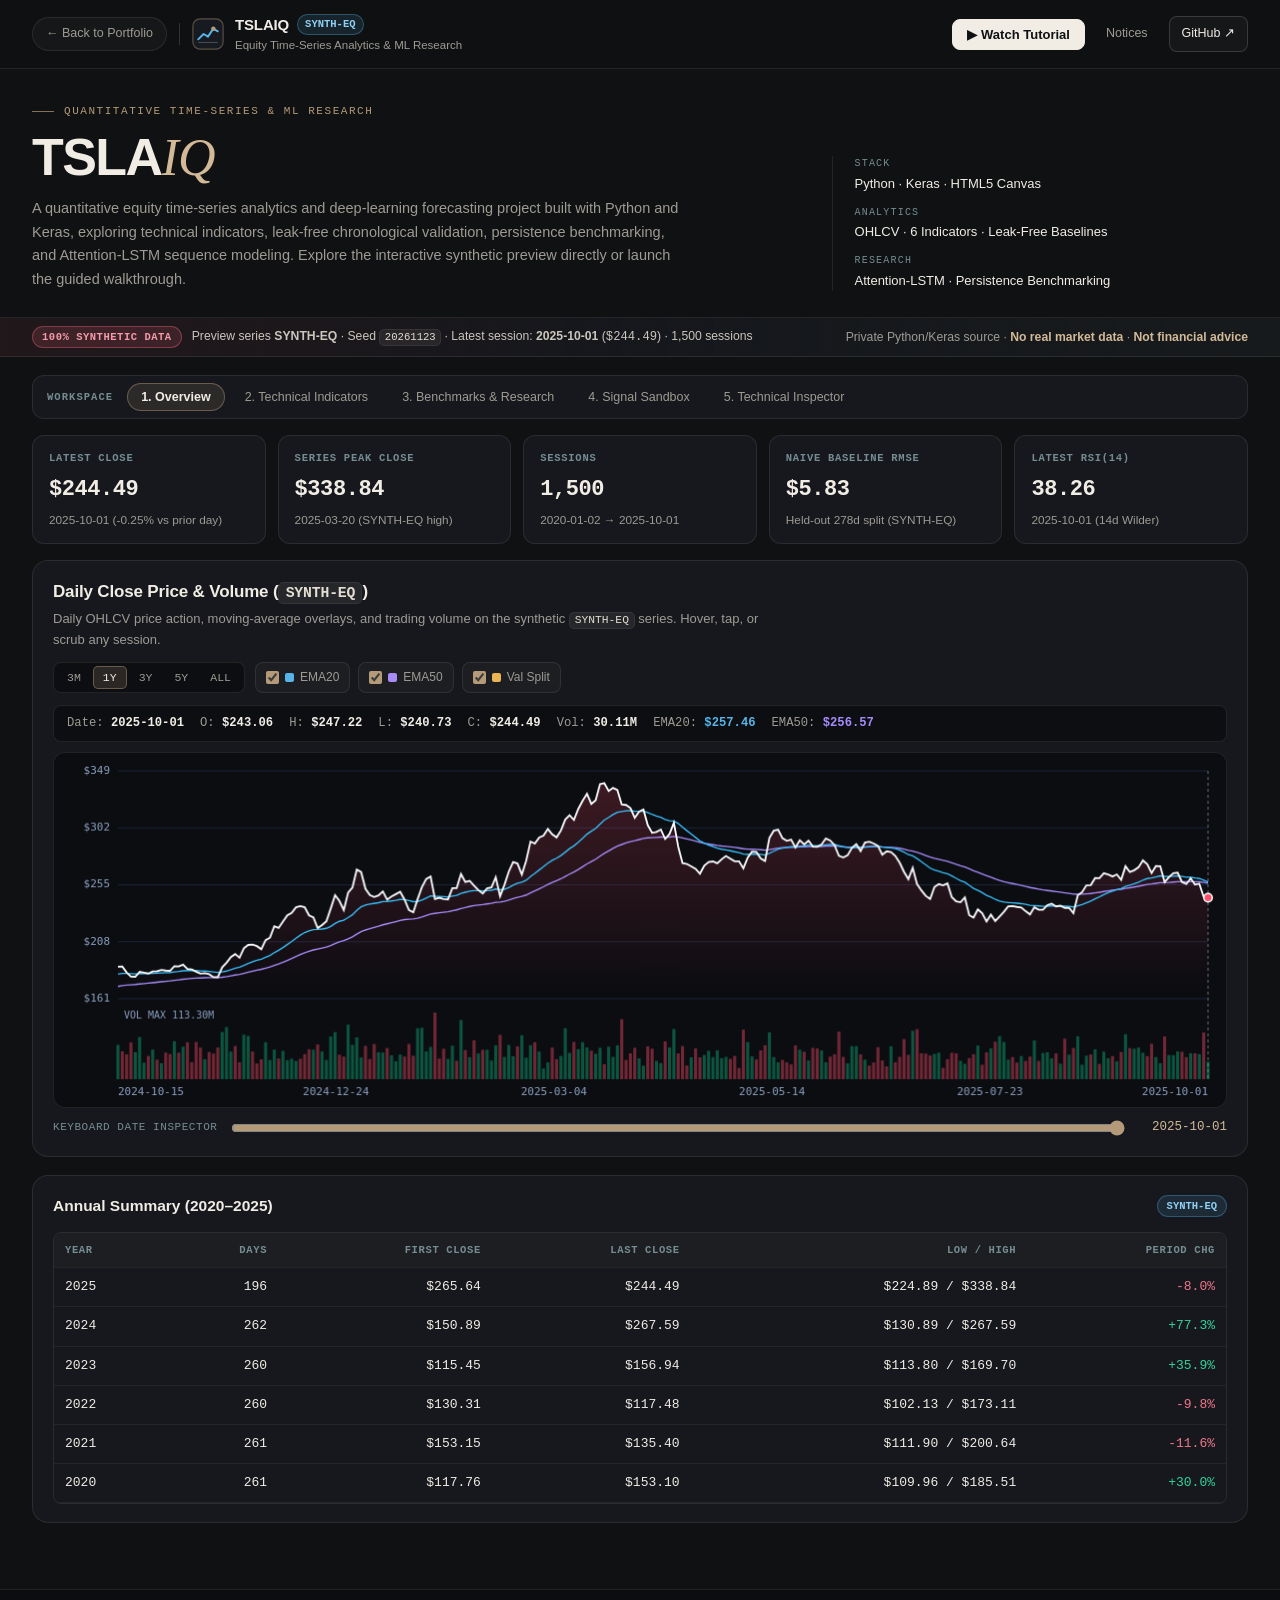
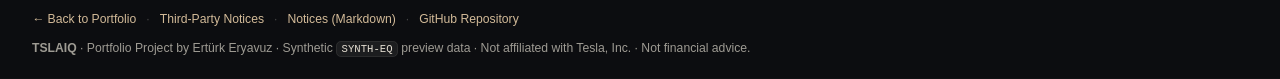
<file: docs/index.html>
<!DOCTYPE html>
<html lang="en">
<head>
  <meta charset="UTF-8" />
  <meta name="viewport" content="width=device-width, initial-scale=1.0" />
  <title>TSLAIQ — Equity Time-Series Analytics &amp; Forecasting Research</title>
  <meta
    name="description"
    content="Quantitative equity time-series analytics and forecasting research project featuring technical indicators, leak-free validation baselines, Attention-LSTM architecture, and an interactive synthetic browser preview."
  />
  <link rel="stylesheet" href="styles.css" />
</head>
<body>
  <a class="skip-link" href="#main-content">Skip to analytics workspace</a>

  <!-- Primary Portfolio V3 Topbar -->
  <header class="site-header">
    <div class="container topbar-inner">
      <div class="topbar-left">
        <a class="back-link" href="https://erturkeryavuz.netlify.app/" target="_blank" rel="noopener noreferrer">&larr; Back to Portfolio</a>
        <span class="topbar-sep" aria-hidden="true"></span>
        <div class="brand">
          <svg class="brand-mark" viewBox="0 0 36 36" width="32" height="32" aria-hidden="true">
            <rect x="1" y="1" width="34" height="34" rx="8" fill="#171A20" stroke="#B49A78" stroke-opacity="0.45" stroke-width="1.3" />
            <path d="M7 24 L13 18 L18 21 L24 12 L29 15" fill="none" stroke="#56B4E9" stroke-width="2.2" stroke-linecap="round" stroke-linejoin="round" />
            <circle cx="24" cy="12" r="2.5" fill="#B49A78" />
            <line x1="7" y1="27.5" x2="29" y2="27.5" stroke="#758D92" stroke-opacity="0.45" stroke-width="1.2" />
          </svg>
          <div>
            <div class="brand-title-row">
              <span class="brand-name">TSLAIQ</span>
              <span class="ticker-chip mono">SYNTH-EQ</span>
            </div>
            <p class="brand-sub">Equity Time-Series Analytics &amp; ML Research</p>
          </div>
        </div>
      </div>

      <div class="header-actions">
        <button id="btnWatchTutorial" class="btn-tutorial" type="button" aria-controls="tutorialDock" aria-expanded="false">
          &#9654; Watch Tutorial
        </button>
        <a class="btn-ghost" href="notices.html">Notices</a>
        <a
          class="btn-outline"
          href="https://github.com/erturkeryavuz/tslaiq-demo"
          target="_blank"
          rel="noopener noreferrer"
        >
          GitHub &#8599;
        </a>
      </div>
    </div>
  </header>

  <!-- Editorial Portfolio V3 Project Hero -->
  <section class="hero-strip" aria-labelledby="heroHeading">
    <div class="container hero-grid">
      <div class="hero-copy">
        <p class="hero-kicker">Quantitative Time-Series &amp; ML Research</p>
        <h1 id="heroHeading" class="hero-title">TSLA<em>IQ</em></h1>
        <p class="hero-desc">
          A quantitative equity time-series analytics and deep-learning forecasting project built with Python and Keras, exploring technical indicators, leak-free chronological validation, persistence benchmarking, and Attention-LSTM sequence modeling. Explore the interactive synthetic preview directly or launch the guided walkthrough.
        </p>
      </div>

      <aside class="hero-meta" aria-label="Project summary">
        <div class="hero-meta-item">
          <span class="hero-meta-label">Stack</span>
          <span class="hero-meta-value">Python &middot; Keras &middot; HTML5 Canvas</span>
        </div>
        <div class="hero-meta-item">
          <span class="hero-meta-label">Analytics</span>
          <span class="hero-meta-value">OHLCV &middot; 6 Indicators &middot; Leak-Free Baselines</span>
        </div>
        <div class="hero-meta-item">
          <span class="hero-meta-label">Research</span>
          <span class="hero-meta-value">Attention-LSTM &middot; Persistence Benchmarking</span>
        </div>
      </aside>
    </div>
  </section>

  <!-- Provenance & Synthetic Boundary Strip -->
  <div class="provenance-bar" role="region" aria-label="Synthetic dataset provenance and financial disclaimer">
    <div class="container provenance-inner">
      <div class="provenance-badges">
        <span class="pill pill-snapshot">100% SYNTHETIC DATA</span>
        <span class="provenance-text">
          Preview series <strong>SYNTH-EQ</strong> &middot; Seed <code>20261123</code> &middot;
          Latest session: <strong id="banner-end-date">2025-10-01</strong>
          (<span class="mono" id="banner-last-close">$244.49</span>) &middot;
          <span id="banner-count">1,500</span> sessions
        </span>
      </div>
      <div class="provenance-disclaimer">
        Private Python/Keras source &middot; <strong>No real market data</strong> &middot; <strong>Not financial advice</strong>
      </div>
    </div>
  </div>

  <!-- Primary Workspace Navigation Bar -->
  <div class="container workspace-nav-wrap">
    <nav class="tab-nav" role="tablist" aria-label="TSLAIQ synthetic showcase sections">
      <span class="nav-label">Workspace</span>
      <button class="tab-btn active" role="tab" id="tab-overview" aria-selected="true" aria-controls="panel-overview" data-tab="overview">
        1. Overview
      </button>
      <button class="tab-btn" role="tab" id="tab-indicators" aria-selected="false" aria-controls="panel-indicators" data-tab="indicators" tabindex="-1">
        2. Technical Indicators
      </button>
      <button class="tab-btn" role="tab" id="tab-research" aria-selected="false" aria-controls="panel-research" data-tab="research" tabindex="-1">
        3. Benchmarks &amp; Research
      </button>
      <button class="tab-btn" role="tab" id="tab-sandbox" aria-selected="false" aria-controls="panel-sandbox" data-tab="sandbox" tabindex="-1">
        4. Signal Sandbox
      </button>
      <button class="tab-btn" role="tab" id="tab-inspector" aria-selected="false" aria-controls="panel-inspector" data-tab="inspector" tabindex="-1">
        5. Technical Inspector
      </button>
    </nav>
  </div>

  <main id="main-content" class="container main-workspace">
    <!-- Interactive Watch Tutorial Dock -->
    <section id="tutorialDock" class="tutorial-dock" aria-label="Guided tutorial controls" hidden>
      <div class="tutorial-dock-top">
        <div class="tutorial-meta">
          <span id="tutorialStepBadge" class="tutorial-step-badge mono">Stage 1 / 9</span>
          <span id="tutorialStateBadge" class="tutorial-state-badge mono">Playing</span>
          <h2 id="tutorialStageTitle" class="tutorial-stage-title">Overview &amp; Key Metrics</h2>
        </div>
        <div class="tutorial-controls" role="group" aria-label="Tutorial playback controls">
          <button id="btnTutPrev" class="tut-btn tut-btn-ghost" type="button">&larr; Previous</button>
          <button id="btnTutPlayPause" class="tut-btn tut-btn-primary" type="button" aria-pressed="true">Pause</button>
          <button id="btnTutNext" class="tut-btn tut-btn-ghost" type="button">Next &rarr;</button>
          <button id="btnTutRestart" class="tut-btn tut-btn-ghost" type="button">Restart</button>
          <button id="btnTutExit" class="tut-btn tut-btn-outline" type="button">Exit / Explore Manually</button>
        </div>
      </div>
      <div class="tutorial-progress-track" role="progressbar" id="tutorialProgress" aria-label="Tutorial progress" aria-valuemin="1" aria-valuemax="9" aria-valuenow="1">
        <div id="tutorialProgressFill" class="tutorial-progress-fill" style="width: 11.11%;"></div>
      </div>
      <p id="tutorialNarration" class="tutorial-narration" aria-live="polite"></p>
    </section>

    <div id="srAnnouncer" class="sr-only" aria-live="assertive"></div>

    <!-- ==================== PANEL 1: OVERVIEW ==================== -->
    <section id="panel-overview" class="tab-panel active" role="tabpanel" aria-labelledby="tab-overview">
      <!-- KPI Strip -->
      <div id="overview-kpis" class="kpi-grid" aria-label="SYNTH-EQ summary metrics">
        <article class="kpi-card">
          <div class="kpi-label">Latest Close</div>
          <div class="kpi-value mono" id="kpi-close">$244.49</div>
          <div class="kpi-sub" id="kpi-close-sub">2025-10-01 (&minus;0.25% vs prior session)</div>
        </article>
        <article class="kpi-card">
          <div class="kpi-label">Series Peak Close</div>
          <div class="kpi-value mono" id="kpi-ath">$338.84</div>
          <div class="kpi-sub" id="kpi-ath-sub">2025-03-20 (SYNTH-EQ high)</div>
        </article>
        <article class="kpi-card">
          <div class="kpi-label">Sessions</div>
          <div class="kpi-value mono" id="kpi-days">1,500</div>
          <div class="kpi-sub" id="kpi-span-sub">2020-01-02 &rarr; 2025-10-01</div>
        </article>
        <article class="kpi-card">
          <div class="kpi-label">Naive Baseline RMSE</div>
          <div class="kpi-value mono" id="kpi-baseline-rmse">$5.83</div>
          <div class="kpi-sub" id="kpi-baseline-sub">Held-out 278d split (SYNTH-EQ)</div>
        </article>
        <article class="kpi-card">
          <div class="kpi-label">Latest RSI(14)</div>
          <div class="kpi-value mono" id="kpi-rsi">38.26</div>
          <div class="kpi-sub" id="kpi-rsi-sub">2025-10-01 (14d Wilder)</div>
        </article>
      </div>

      <!-- Main Price + Volume Chart Card -->
      <article id="overview-chart-card" class="panel-card">
        <div class="panel-head">
          <div>
            <h2>Daily Close Price &amp; Volume (<code>SYNTH-EQ</code>)</h2>
            <p class="panel-desc">
              Daily OHLCV price action, moving-average overlays, and trading volume on the synthetic <code>SYNTH-EQ</code> series. Hover, tap, or scrub any session.
            </p>
          </div>
          <div class="controls-group">
            <div class="segmented" role="group" aria-label="Date range presets">
              <button type="button" class="seg-btn" data-range="3M">3M</button>
              <button type="button" class="seg-btn active" data-range="1Y">1Y</button>
              <button type="button" class="seg-btn" data-range="3Y">3Y</button>
              <button type="button" class="seg-btn" data-range="5Y">5Y</button>
              <button type="button" class="seg-btn" data-range="ALL">ALL</button>
            </div>
            <div class="overlay-toggles" role="group" aria-label="Chart overlays">
              <label class="toggle-chip">
                <input type="checkbox" id="toggle-ema20" checked />
                <span class="swatch swatch-ema20"></span>EMA20
              </label>
              <label class="toggle-chip">
                <input type="checkbox" id="toggle-ema50" checked />
                <span class="swatch swatch-ema50"></span>EMA50
              </label>
              <label class="toggle-chip">
                <input type="checkbox" id="toggle-split" checked />
                <span class="swatch swatch-split"></span>Val Split
              </label>
            </div>
          </div>
        </div>

        <!-- Live Hover / Scrubber Readout -->
        <div class="readout-strip mono" id="overview-readout" aria-live="polite">
          <span>Date: <strong id="ro-date">2025-10-01</strong></span>
          <span>O: <strong id="ro-open">$243.06</strong></span>
          <span>H: <strong id="ro-high">$247.22</strong></span>
          <span>L: <strong id="ro-low">$240.73</strong></span>
          <span>C: <strong id="ro-close">$244.49</strong></span>
          <span>Vol: <strong id="ro-vol">30.11M</strong></span>
          <span class="c-ema20">EMA20: <strong id="ro-ema20">$257.46</strong></span>
          <span class="c-ema50">EMA50: <strong id="ro-ema50">$256.57</strong></span>
        </div>

        <div id="overview-chart-stage" class="chart-stage chart-stage-lg">
          <canvas id="chart-overview" role="img" aria-label="Interactive synthetic SYNTH-EQ daily close price and volume chart"></canvas>
        </div>

        <div class="scrubber-row">
          <label for="overview-scrubber" class="scrubber-label">Keyboard Date Inspector</label>
          <input type="range" id="overview-scrubber" min="0" max="100" value="100" aria-label="Inspect synthetic session in active range" />
          <span class="mono scrubber-date" id="overview-scrubber-label">2025-10-01</span>
        </div>
      </article>

      <!-- Annual Summary (Detailed provenance & verification live in Technical Inspector & Notices) -->
      <article class="panel-card">
        <div class="panel-head-compact">
          <h3>Annual Summary (2020&ndash;2025)</h3>
          <span class="badge-tag">SYNTH-EQ</span>
        </div>
        <div class="table-wrap">
          <table class="data-table">
            <thead>
              <tr>
                <th>Year</th>
                <th class="num">Days</th>
                <th class="num">First Close</th>
                <th class="num">Last Close</th>
                <th class="num">Low / High</th>
                <th class="num">Period Chg</th>
              </tr>
            </thead>
            <tbody id="yearly-table-body"></tbody>
          </table>
        </div>
      </article>
    </section>

    <!-- ==================== PANEL 2: TECHNICAL INDICATORS ==================== -->
    <section id="panel-indicators" class="tab-panel" role="tabpanel" aria-labelledby="tab-indicators" hidden>
      <article id="indicators-chart-card" class="panel-card">
        <div class="panel-head">
          <div>
            <h2>Technical Indicator Stack (<code>SYNTH-EQ</code>)</h2>
            <p class="panel-desc">
              Synchronized RSI(14), EMA20, EMA50, MACD(12,26), Signal(9), and OBV indicators across the active date window.
            </p>
          </div>
          <div class="segmented" role="group" aria-label="Indicator date range presets">
            <button type="button" class="seg-btn ind-range-btn" data-ind-range="3M">3M</button>
            <button type="button" class="seg-btn ind-range-btn active" data-ind-range="1Y">1Y</button>
            <button type="button" class="seg-btn ind-range-btn" data-ind-range="3Y">3Y</button>
            <button type="button" class="seg-btn ind-range-btn" data-ind-range="5Y">5Y</button>
            <button type="button" class="seg-btn ind-range-btn" data-ind-range="ALL">ALL</button>
          </div>
        </div>

        <div class="readout-strip mono" id="ind-readout" aria-live="polite">
          <span>Date: <strong id="iro-date">2025-10-01</strong></span>
          <span>Close: <strong id="iro-close">$244.49</strong></span>
          <span class="c-rsi">RSI(14): <strong id="iro-rsi">38.26</strong></span>
          <span class="c-macd">MACD: <strong id="iro-macd">-1.47</strong></span>
          <span class="c-sig">Signal(9): <strong id="iro-sig">1.50</strong></span>
          <span class="c-obv">OBV: <strong id="iro-obv">3.90B</strong></span>
        </div>

        <div class="indicator-stack">
          <div id="ind-block-rsi" class="subchart-block">
            <div class="subchart-title">
              <span>Relative Strength Index &mdash; RSI(14)</span>
              <span class="mono muted">Scale: 0&ndash;100 &middot; Overbought 70 / Oversold 30</span>
            </div>
            <div class="chart-stage chart-stage-sm">
              <canvas id="chart-rsi" role="img" aria-label="Synthetic SYNTH-EQ RSI(14) chart with 30 and 70 reference bands"></canvas>
            </div>
          </div>

          <div id="ind-block-macd" class="subchart-block">
            <div class="subchart-title">
              <span>MACD(12, 26) &amp; Signal(9) + Histogram</span>
              <span class="mono muted">EMA(12) &minus; EMA(26) &middot; Signal EMA(9)</span>
            </div>
            <div class="chart-stage chart-stage-sm">
              <canvas id="chart-macd" role="img" aria-label="Synthetic SYNTH-EQ MACD, Signal line, and histogram chart"></canvas>
            </div>
          </div>

          <div id="ind-block-obv" class="subchart-block">
            <div class="subchart-title">
              <span>On-Balance Volume &mdash; OBV</span>
              <span class="mono muted">Cumulative volume &middot; Close &ge; PrevClose adds</span>
            </div>
            <div class="chart-stage chart-stage-sm">
              <canvas id="chart-obv" role="img" aria-label="Synthetic SYNTH-EQ cumulative On-Balance Volume chart"></canvas>
            </div>
          </div>
        </div>
      </article>

      <article class="panel-card">
        <div class="panel-head-compact">
          <h3>Indicator Specifications &amp; Warm-Up Schedule</h3>
          <span class="badge-tag badge-ok">6 Indicators</span>
        </div>
        <div class="table-wrap">
          <table class="data-table">
            <thead>
              <tr>
                <th>Indicator</th>
                <th>Formula / Convention</th>
                <th class="num">Warm-Up NaNs</th>
                <th>Model Feature</th>
                <th class="num">Latest Value</th>
              </tr>
            </thead>
            <tbody>
              <tr>
                <td class="mono">RSI</td>
                <td>14-period Wilder RMA smoothing (<code>alpha = 1/14</code>)</td>
                <td class="num mono">13</td>
                <td><span class="badge-tag badge-ok">Included</span></td>
                <td class="num mono" id="ind-tbl-rsi">38.2629</td>
              </tr>
              <tr>
                <td class="mono">EMA20</td>
                <td>Exponential Moving Average, <code>span=20, adjust=False</code></td>
                <td class="num mono">19</td>
                <td><span class="badge-tag badge-ok">Included</span></td>
                <td class="num mono" id="ind-tbl-ema20">$257.4562</td>
              </tr>
              <tr>
                <td class="mono">EMA50</td>
                <td>Exponential Moving Average, <code>span=50, adjust=False</code></td>
                <td class="num mono">49</td>
                <td><span class="badge-tag badge-ok">Included</span></td>
                <td class="num mono" id="ind-tbl-ema50">$256.5741</td>
              </tr>
              <tr>
                <td class="mono">MACD</td>
                <td><code>EMA(12) &minus; EMA(26)</code></td>
                <td class="num mono">25</td>
                <td><span class="badge-tag badge-ok">Included</span></td>
                <td class="num mono" id="ind-tbl-macd">-1.4745</td>
              </tr>
              <tr>
                <td class="mono">MACD_Signal</td>
                <td><code>EMA(9)</code> of MACD line</td>
                <td class="num mono">33</td>
                <td><span class="badge-tag badge-muted">Chart Only</span></td>
                <td class="num mono" id="ind-tbl-sig">1.4987</td>
              </tr>
              <tr>
                <td class="mono">OBV</td>
                <td>Cumulative signed volume (<code>Close &ge; PrevClose</code> adds)</td>
                <td class="num mono">0</td>
                <td><span class="badge-tag badge-ok">Included</span></td>
                <td class="num mono" id="ind-tbl-obv">3,895,822,777</td>
              </tr>
            </tbody>
          </table>
        </div>
      </article>
    </section>

    <!-- ==================== PANEL 3: BENCHMARKS & RESEARCH ==================== -->
    <section id="panel-research" class="tab-panel" role="tabpanel" aria-labelledby="tab-research" hidden>
      <div class="callout callout-warn">
        <strong>Evaluation Scope:</strong>
        The rolling RMSE chart and table below evaluate baseline models on the synthetic <code>SYNTH-EQ</code> series (no neural network is trained on <code>SYNTH-EQ</code>). Separately, the historical Keras LSTM findings in the right-hand card come from the private <code>TSLAIQ</code> research project on real historical equity data.
      </div>

      <!-- Synthetic Validation Rolling RMSE Chart -->
      <article id="research-chart-card" class="panel-card">
        <div class="panel-head">
          <div>
            <h2>Held-Out Validation Baselines (<code>SYNTH-EQ</code>)</h2>
            <p class="panel-desc">
              20-day rolling USD RMSE across the 278-day chronological validation split (<code>2024-09-09 &rarr; 2025-10-01</code>)
              comparing <strong>Naive Persistence</strong> (<code>y[t-1]</code>) against a <strong>Lagged EMA20 Reference</strong> under train-only scaling.
            </p>
          </div>
          <div class="overlay-toggles" id="run-toggles" role="group" aria-label="Toggle synthetic baseline series"></div>
        </div>

        <div class="readout-strip mono" id="loss-readout" aria-live="polite">
          <span class="c-baseline">SYNTH-EQ Naive Persistence: <strong>$5.83 RMSE (0.003497 scaled MSE)</strong></span>
          <span>SYNTH-EQ Lagged EMA20: <strong>$14.65 RMSE (0.022101 scaled MSE)</strong></span>
          <span>Neural Network on SYNTH-EQ: <strong>NOT TRAINED</strong></span>
        </div>

        <div id="research-chart-stage" class="chart-stage chart-stage-md">
          <canvas id="chart-training" role="img" aria-label="Synthetic SYNTH-EQ 20-day rolling validation RMSE comparing naive persistence and lagged EMA20"></canvas>
        </div>
      </article>

      <!-- Separated Tables: Synthetic Evaluation + Private Historical Record -->
      <div id="research-comparison-grid" class="two-col-grid">
        <article class="panel-card">
          <div class="panel-head-compact">
            <h3>Held-Out Split Benchmark</h3>
            <span class="badge-tag">SYNTH-EQ</span>
          </div>
          <div class="table-wrap">
            <table class="data-table">
              <thead>
                <tr>
                  <th>Benchmark (SYNTH-EQ)</th>
                  <th>Protocol</th>
                  <th class="num">Scaled MSE</th>
                  <th class="num">USD RMSE</th>
                  <th>Status</th>
                </tr>
              </thead>
              <tbody>
                <tr>
                  <td><strong>Naive Persistence</strong> (<code>y_t = y_{t-1}</code>)</td>
                  <td>Leak-Free (278d val, train-only scale)</td>
                  <td class="num mono c-baseline">0.003497</td>
                  <td class="num mono">$5.83</td>
                  <td><span class="badge-tag badge-ok">Computed</span></td>
                </tr>
                <tr>
                  <td><strong>Lagged EMA20 Reference</strong></td>
                  <td>Leak-Free (278d val, train-only scale)</td>
                  <td class="num mono">0.022101</td>
                  <td class="num mono">$14.65</td>
                  <td><span class="badge-tag badge-ok">Computed</span></td>
                </tr>
                <tr>
                  <td>Safe Attention-LSTM / LSTM</td>
                  <td>Synthetic series</td>
                  <td class="num mono muted">NOT RUN</td>
                  <td class="num mono muted">NOT RUN</td>
                  <td><span class="badge-tag badge-warn">Not Trained</span></td>
                </tr>
              </tbody>
            </table>
          </div>
          <p class="footnote">
            Training scaler bounds are fitted strictly on <code>2020-03-11 &rarr; 2024-09-06</code> (1,113 sequences)
            with zero validation look-ahead.
          </p>
        </article>

        <article id="research-archival-card" class="panel-card">
          <div class="panel-head-compact">
            <h3>Archival Private Research Summary</h3>
            <span class="badge-tag badge-muted">Private Repository</span>
          </div>
          <p class="panel-desc" style="margin-bottom: 12px;">
            Recorded conclusions from the separate private <code>erturkeryavuz/TSLAIQ</code> research repository
            (evaluated on historical equity data &mdash; not measured on <code>SYNTH-EQ</code>):
          </p>
          <ul id="historical-summary-list" style="margin: 0; padding-left: 18px; display: grid; gap: 10px; color: var(--text-muted); font-size: 13.5px; line-height: 1.55;"></ul>
        </article>
      </div>
    </section>

    <!-- ==================== PANEL 4: SIGNAL SANDBOX ==================== -->
    <section id="panel-sandbox" class="tab-panel" role="tabpanel" aria-labelledby="tab-sandbox" hidden>
      <div class="callout callout-danger">
        <strong>Illustrative Rule Sandbox &mdash; Not Live Forecasts or Financial Advice:</strong>
        This panel evaluates deterministic threshold rules on user-controlled hypothetical 7-day paths anchored to a <code>SYNTH-EQ</code> session. It runs no neural network, generates no market predictions, and provides no investment advice.
      </div>

      <div id="sandbox-grid" class="two-col-grid sandbox-grid">
        <article id="sandbox-inputs-card" class="panel-card">
          <div class="panel-head-compact">
            <h3>Hypothetical Scenario Inputs</h3>
            <span class="badge-tag badge-warn">Hypothetical Path</span>
          </div>

          <div class="form-stack">
            <div class="form-field">
              <label for="sb-date">Reference Day (last 60 SYNTH-EQ sessions)</label>
              <select id="sb-date" class="input-select mono"></select>
            </div>

            <div class="form-field">
              <div class="slider-head">
                <label for="sb-threshold">Decision Threshold (&plusmn;%)</label>
                <span class="mono" id="sb-threshold-val">5.0%</span>
              </div>
              <input type="range" id="sb-threshold" min="1" max="15" step="0.5" value="5" />
              <span class="field-hint">Default threshold band: &plusmn;5.0%</span>
            </div>

            <div class="form-field">
              <div class="slider-head">
                <label for="sb-drift">Hypothetical 7-Day Net Move (%)</label>
                <span class="mono" id="sb-drift-val">+2.5%</span>
              </div>
              <input type="range" id="sb-drift" min="-15" max="15" step="0.5" value="2.5" />
              <span class="field-hint">User-selected scenario path &mdash; not an ML prediction</span>
            </div>

            <div class="form-field">
              <div class="slider-head">
                <label for="sb-swing">Hypothetical Intra-Week Swing (&plusmn;%)</label>
                <span class="mono" id="sb-swing-val">2.0%</span>
              </div>
              <input type="range" id="sb-swing" min="0" max="10" step="0.5" value="2" />
              <span class="field-hint">Illustrates how peak or trough excursions cross thresholds even on flat drift</span>
            </div>

            <div class="preset-row">
              <button type="button" class="btn-chip" data-sb-preset="bull">Preset: +7% Upward Scenario</button>
              <button type="button" class="btn-chip" data-sb-preset="flat">Preset: &plusmn;2% Rangebound</button>
              <button type="button" class="btn-chip" data-sb-preset="bear">Preset: &minus;8% Drawdown</button>
            </div>
          </div>
        </article>

        <article id="sandbox-result-card" class="panel-card">
          <div class="panel-head-compact">
            <h3>Threshold Rule Evaluation</h3>
            <span class="mono muted">Deterministic Rules</span>
          </div>

          <div class="signal-banner" id="sb-signal-banner">
            <div>
              <div class="signal-eyebrow">Rule Output (Illustrative)</div>
              <div class="signal-code mono" id="sb-signal-code">BEKLE</div>
            </div>
            <p class="signal-msg" id="sb-signal-msg"></p>
          </div>

          <div class="chart-stage chart-stage-sm">
            <canvas id="chart-sandbox" role="img" aria-label="Illustrative 7-day hypothetical path against upper and lower threshold bands"></canvas>
          </div>

          <div class="rule-trace mono" id="sb-rule-trace"></div>

          <p class="footnote">
            <strong>Multi-step rollout caution:</strong> Multi-day recursive forecasting compounds prediction error quickly
            and requires recomputing derived indicators at each step rather than reusing stale historical indicator values.
          </p>
        </article>
      </div>
    </section>

    <!-- ==================== PANEL 5: TECHNICAL INSPECTOR ==================== -->
    <section id="panel-inspector" class="tab-panel" role="tabpanel" aria-labelledby="tab-inspector" hidden>
      <div id="inspector-arch-grid" class="two-col-grid">
        <article class="panel-card">
          <div class="panel-head-compact">
            <h3>System Architecture &amp; Engineering</h3>
            <span class="badge-tag">Private Python/Keras Source</span>
          </div>
          <div class="table-wrap">
            <table class="data-table">
              <thead>
                <tr>
                  <th>Subsystem</th>
                  <th>Design &amp; Methodology</th>
                </tr>
              </thead>
              <tbody>
                <tr>
                  <td class="mono">Leak-Free Preprocessing</td>
                  <td>Split-first chronological pipeline with <code>TrainOnlyMinMaxScaler</code> fitted strictly on training dates.</td>
                </tr>
                <tr>
                  <td class="mono">Technical Indicators</td>
                  <td>Stdlib Python RSI(14), EMA20/50, MACD(12,26,9), and OBV with zero post-warmup NaNs.</td>
                </tr>
                <tr>
                  <td class="mono">Baseline Benchmarking</td>
                  <td>Direct comparison against naive persistence (<code>y_t = y_{t-1}</code>) on the held-out split.</td>
                </tr>
                <tr>
                  <td class="mono">Safe Serialization</td>
                  <td>Static ZIP/JSON archive inspection blocking anonymous <code>Lambda</code> layers, paired with custom attention layers.</td>
                </tr>
                <tr>
                  <td class="mono">Preview Boundary</td>
                  <td>Uses only synthetic <code>SYNTH-EQ</code> data with no real market CSVs, model binaries, or training logs.</td>
                </tr>
              </tbody>
            </table>
          </div>
        </article>

        <article id="inspector-arch-card" class="panel-card">
          <div class="panel-head-compact">
            <h3>Attention-LSTM Model Pipeline</h3>
            <span class="badge-tag badge-ok">Architecture</span>
          </div>
          <div class="arch-flow" aria-label="Attention-LSTM model pipeline summary">
            <div class="arch-node">
              <span class="arch-name mono">Input</span>
              <span class="arch-shape mono">(None, 60, 6)</span>
              <span class="arch-note">Close, RSI, EMA20, EMA50, MACD, OBV</span>
            </div>
            <div class="arch-arrow" aria-hidden="true">&darr;</div>
            <div class="arch-node">
              <span class="arch-name mono">LSTM(64, return_sequences=True)</span>
              <span class="arch-shape mono">(None, 60, 64)</span>
              <span class="arch-note">Temporal sequence encoder</span>
            </div>
            <div class="arch-arrow" aria-hidden="true">&darr;</div>
            <div class="arch-node arch-node-highlight">
              <span class="arch-name mono">Serializable Attention Layers</span>
              <span class="arch-shape mono">(None, 128)</span>
              <span class="arch-note">Replaces anonymous <code>Lambda</code> bytecode with explicit custom Keras layers</span>
            </div>
            <div class="arch-arrow" aria-hidden="true">&darr;</div>
            <div class="arch-node">
              <span class="arch-name mono">Dropout(0.3) &rarr; Dense(1)</span>
              <span class="arch-shape mono">(None, 1)</span>
              <span class="arch-note">MSE loss &middot; next-step target (local TF retraining unrun)</span>
            </div>
          </div>
        </article>
      </div>

      <article id="inspector-gates-card" class="panel-card">
        <div class="panel-head-compact">
          <h3>Data Provenance &amp; Preview Scope</h3>
          <span class="badge-tag badge-ok">Reproducible Offline</span>
        </div>
        <div class="gate-grid">
          <div class="gate-item gate-pass">
            <div class="gate-status mono">SYNTH-EQ &middot; SEED 20261123</div>
            <div class="gate-title">Synthetic Generator &amp; OHLCV Invariants</div>
            <p>4-regime geometric random walk with stochastic volatility (<code>scripts/generate_synthetic_data.py</code>): 1,500 weekday sessions (<code>2020-01-02</code> &rarr; <code>2025-10-01</code>), 1,451 complete post-warmup rows, and valid High/Low bounds.</p>
          </div>
          <div class="gate-item gate-pass">
            <div class="gate-status mono">SELF-CONTAINED &middot; OFFLINE</div>
            <div class="gate-title">Zero Third-Party Market Data</div>
            <p>Contains no Yahoo Finance rows, no real Tesla prices, no legacy <code>.keras</code> binaries, no TensorBoard logs, and no external runtime network calls.</p>
          </div>
          <div class="gate-item gate-unrun">
            <div class="gate-status mono">STATIC PREVIEW &middot; NO LIVE ML</div>
            <div class="gate-title">Live TensorFlow / Keras Training</div>
            <p>No live neural-network training or inference runs in the browser, and no model has been trained on <code>SYNTH-EQ</code>.</p>
          </div>
        </div>
      </article>
    </section>
  </main>

  <footer class="site-footer">
    <div class="container footer-inner">
      <div class="footer-links">
        <a href="https://erturkeryavuz.netlify.app/" target="_blank" rel="noopener noreferrer">&larr; Back to Portfolio</a>
        <span class="footer-sep" aria-hidden="true">&middot;</span>
        <a href="notices.html">Third-Party Notices</a>
        <span class="footer-sep" aria-hidden="true">&middot;</span>
        <a href="THIRD-PARTY-NOTICES.md">Notices (Markdown)</a>
        <span class="footer-sep" aria-hidden="true">&middot;</span>
        <a href="https://github.com/erturkeryavuz/tslaiq-demo" target="_blank" rel="noopener noreferrer">GitHub Repository</a>
      </div>
      <div class="footer-meta">
        <strong>TSLAIQ</strong> &middot; Portfolio Project by Ert&uuml;rk Eryavuz &middot;
        Synthetic <code>SYNTH-EQ</code> preview data &middot; Not affiliated with Tesla, Inc. &middot; Not financial advice.
      </div>
    </div>
  </footer>

  <script src="data.js"></script>
  <script src="app.js"></script>
</body>
</html>
</file>
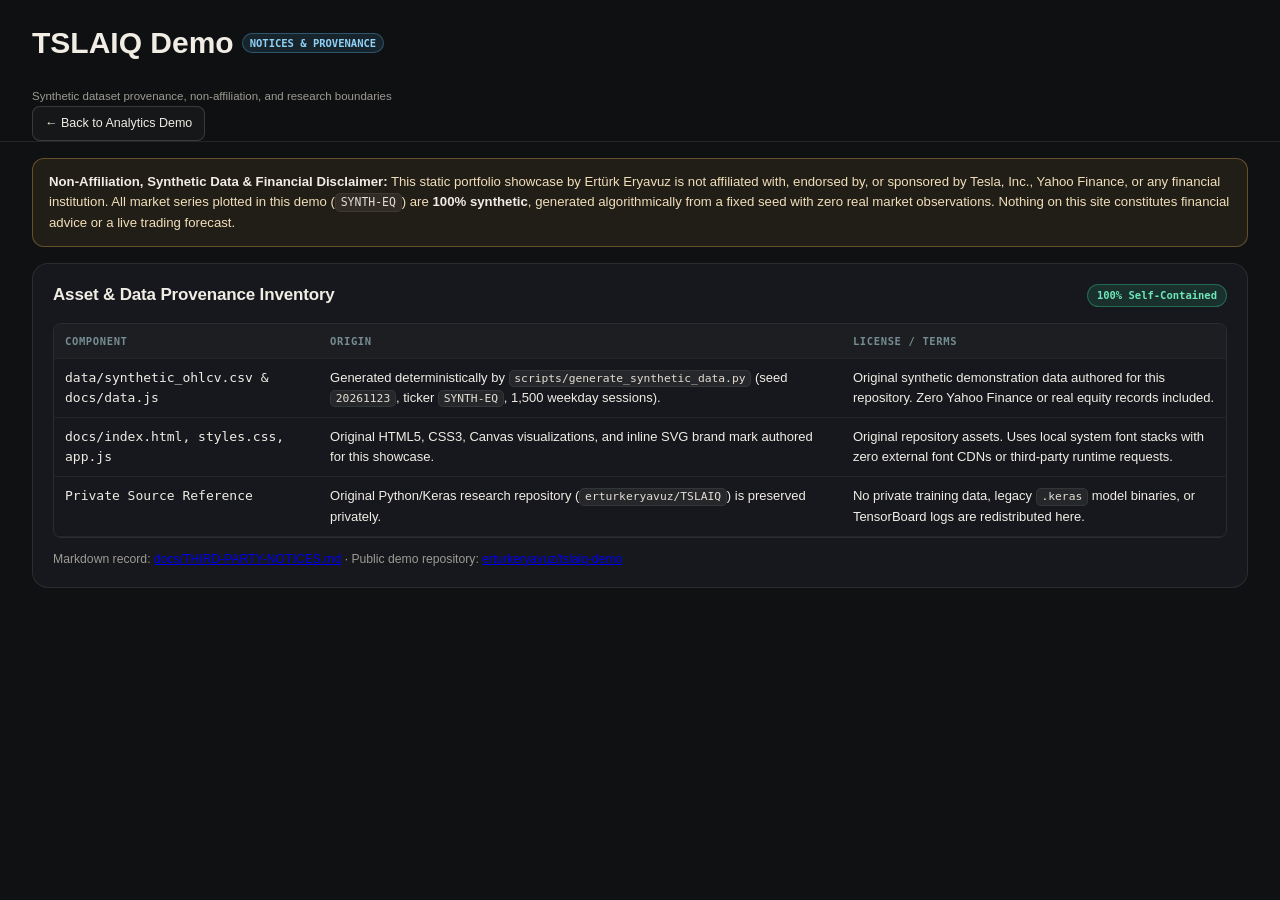
<file: docs/notices.html>
<!DOCTYPE html>
<html lang="en">
<head>
  <meta charset="UTF-8" />
  <meta name="viewport" content="width=device-width, initial-scale=1.0" />
  <title>Notices &amp; Synthetic Data Provenance — TSLAIQ Demo</title>
  <link rel="stylesheet" href="styles.css" />
</head>
<body>
  <header class="site-header">
    <div class="container header-inner">
      <div class="brand">
        <div>
          <div class="brand-title-row">
            <h1>TSLAIQ Demo</h1>
            <span class="ticker-chip mono">NOTICES &amp; PROVENANCE</span>
          </div>
          <p class="brand-sub">Synthetic dataset provenance, non-affiliation, and research boundaries</p>
        </div>
      </div>
      <div class="header-actions">
        <a class="btn-outline" href="index.html">&larr; Back to Analytics Demo</a>
      </div>
    </div>
  </header>

  <main class="container main-workspace">
    <div class="callout callout-warn">
      <strong>Non-Affiliation, Synthetic Data &amp; Financial Disclaimer:</strong>
      This static portfolio showcase by Ert&uuml;rk Eryavuz is not affiliated with, endorsed by, or sponsored by Tesla, Inc.,
      Yahoo Finance, or any financial institution. All market series plotted in this demo (<code>SYNTH-EQ</code>) are
      <strong>100% synthetic</strong>, generated algorithmically from a fixed seed with zero real market observations.
      Nothing on this site constitutes financial advice or a live trading forecast.
    </div>

    <article class="panel-card">
      <div class="panel-head-compact">
        <h2>Asset &amp; Data Provenance Inventory</h2>
        <span class="badge-tag badge-ok">100% Self-Contained</span>
      </div>
      <div class="table-wrap">
        <table class="data-table">
          <thead>
            <tr>
              <th>Component</th>
              <th>Origin</th>
              <th>License / Terms</th>
            </tr>
          </thead>
          <tbody>
            <tr>
              <td class="mono">data/synthetic_ohlcv.csv &amp; docs/data.js</td>
              <td>Generated deterministically by <code>scripts/generate_synthetic_data.py</code> (seed <code>20261123</code>, ticker <code>SYNTH-EQ</code>, 1,500 weekday sessions).</td>
              <td>Original synthetic demonstration data authored for this repository. Zero Yahoo Finance or real equity records included.</td>
            </tr>
            <tr>
              <td class="mono">docs/index.html, styles.css, app.js</td>
              <td>Original HTML5, CSS3, Canvas visualizations, and inline SVG brand mark authored for this showcase.</td>
              <td>Original repository assets. Uses local system font stacks with zero external font CDNs or third-party runtime requests.</td>
            </tr>
            <tr>
              <td class="mono">Private Source Reference</td>
              <td>Original Python/Keras research repository (<code>erturkeryavuz/TSLAIQ</code>) is preserved privately.</td>
              <td>No private training data, legacy <code>.keras</code> model binaries, or TensorBoard logs are redistributed here.</td>
            </tr>
          </tbody>
        </table>
      </div>
      <p class="footnote">
        Markdown record: <a href="THIRD-PARTY-NOTICES.md">docs/THIRD-PARTY-NOTICES.md</a> &middot;
        Public demo repository: <a href="https://github.com/erturkeryavuz/tslaiq-demo" target="_blank" rel="noopener noreferrer">erturkeryavuz/tslaiq-demo</a>
      </p>
    </article>
  </main>
</body>
</html>
</file>
<file: docs/styles.css>
:root {
  /* Portfolio V3 Shared Foundation */
  --bg: #101113;
  --surface: #16181d;
  --surface-elev: #1c1e22;
  --surface-deep: #0c0e12;
  --border: rgba(241, 237, 229, 0.09);
  --border-strong: rgba(241, 237, 229, 0.16);
  --text: #f1ede5;
  --text-muted: #9e9b93;
  --text-dim: #758d92;

  /* Editorial & Quantitative Semantic Accents */
  --bronze: #b49a78;
  --bronze-soft: #d2ba98;
  --teal: #758d92;
  --accent: #e86378;
  --accent-bright: #f0768a;
  --emerald: #34d399;
  --amber: #eab354;
  --sky: #56b4e9;
  --violet: #a78bfa;

  --radius-sm: 8px;
  --radius-md: 12px;
  --radius-lg: 16px;

  --font-sans: -apple-system, BlinkMacSystemFont, "SF Pro Text", "Segoe UI", Roboto, Helvetica, Arial, sans-serif;
  --font-display: "SF Pro Display", -apple-system, BlinkMacSystemFont, "Segoe UI", Roboto, Helvetica, Arial, sans-serif;
  --font-serif: "Iowan Old Style", Georgia, "Times New Roman", serif;
  --font-mono: ui-monospace, "SF Mono", SFMono-Regular, Menlo, Monaco, Consolas, monospace;
}

*,
*::before,
*::after {
  box-sizing: border-box;
}

html,
body {
  margin: 0;
  padding: 0;
  background: var(--bg);
  color: var(--text);
  font-family: var(--font-sans);
  font-size: 15px;
  line-height: 1.55;
  -webkit-font-smoothing: antialiased;
  overflow-x: clip;
}

body {
  position: relative;
  min-height: 100vh;
}

body::before {
  content: "";
  position: fixed;
  inset: 0;
  pointer-events: none;
  z-index: -1;
  background:
    radial-gradient(640px 380px at 14% 0%, rgba(180, 154, 120, 0.085), transparent 65%),
    radial-gradient(720px 420px at 88% 8%, rgba(86, 180, 233, 0.065), transparent 68%),
    radial-gradient(540px 320px at 50% 100%, rgba(117, 141, 146, 0.05), transparent 70%);
}

code {
  font-family: var(--font-mono);
  font-size: 0.87em;
  background: rgba(241, 237, 229, 0.07);
  color: #e4ded2;
  padding: 0.12em 0.42em;
  border-radius: 5px;
  border: 1px solid rgba(241, 237, 229, 0.07);
}

.mono {
  font-family: var(--font-mono);
  font-variant-numeric: tabular-nums;
}

.muted {
  color: var(--text-muted);
}

.sr-only {
  position: absolute;
  width: 1px;
  height: 1px;
  padding: 0;
  margin: -1px;
  overflow: hidden;
  clip: rect(0, 0, 0, 0);
  white-space: nowrap;
  border: 0;
}

.skip-link {
  position: absolute;
  left: -9999px;
  top: 8px;
  background: var(--text);
  color: var(--bg);
  padding: 8px 14px;
  border-radius: 8px;
  font-weight: 600;
  z-index: 100;
}

.skip-link:focus {
  left: 12px;
}

.container {
  max-width: 1260px;
  margin: 0 auto;
  padding: 0 22px;
}

/* ==================== PORTFOLIO V3 TOPBAR ==================== */
.site-header {
  background: rgba(16, 17, 19, 0.9);
  border-bottom: 1px solid var(--border);
  backdrop-filter: blur(12px);
}

.topbar-inner {
  display: flex;
  flex-wrap: wrap;
  align-items: center;
  justify-content: space-between;
  gap: 12px 16px;
  padding-top: 13px;
  padding-bottom: 13px;
}

.topbar-left {
  display: flex;
  flex-wrap: wrap;
  align-items: center;
  gap: 12px;
  min-width: 0;
}

.back-link {
  display: inline-flex;
  align-items: center;
  text-decoration: none;
  font-size: 12.5px;
  font-weight: 500;
  color: var(--text-muted);
  background: rgba(241, 237, 229, 0.03);
  border: 1px solid var(--border);
  border-radius: 999px;
  padding: 6px 13px;
  white-space: nowrap;
  transition: color 0.16s ease, border-color 0.16s ease, background 0.16s ease;
}

.back-link:hover,
.back-link:focus-visible {
  color: var(--text);
  border-color: rgba(180, 154, 120, 0.5);
  background: rgba(241, 237, 229, 0.06);
}

.topbar-sep {
  width: 1px;
  height: 22px;
  background: var(--border-strong);
}

.brand {
  display: flex;
  align-items: center;
  gap: 11px;
  min-width: 0;
}

.brand-mark {
  flex-shrink: 0;
}

.brand-title-row {
  display: flex;
  align-items: center;
  gap: 8px;
}

.brand-name {
  font-family: var(--font-display);
  font-size: 15px;
  font-weight: 600;
  letter-spacing: -0.01em;
  color: var(--text);
}

.ticker-chip {
  font-size: 10.5px;
  font-weight: 600;
  padding: 1px 7px;
  border-radius: 999px;
  background: rgba(86, 180, 233, 0.12);
  border: 1px solid rgba(86, 180, 233, 0.34);
  color: #8fd0f5;
}

.brand-sub {
  margin: 1px 0 0;
  font-size: 11.5px;
  color: var(--text-muted);
}

.header-actions {
  display: flex;
  flex-wrap: wrap;
  align-items: center;
  gap: 8px;
}

.btn-tutorial {
  appearance: none;
  border: 1px solid var(--text);
  background: var(--text);
  color: var(--bg);
  font-family: var(--font-sans);
  font-size: 13px;
  font-weight: 600;
  padding: 7px 14px;
  border-radius: var(--radius-sm);
  cursor: pointer;
  white-space: nowrap;
  transition: background 0.16s ease, border-color 0.16s ease, transform 0.14s ease;
}

.btn-tutorial:hover,
.btn-tutorial:focus-visible {
  background: #ffffff;
  border-color: #ffffff;
}

.btn-tutorial[aria-expanded="true"] {
  background: var(--bronze);
  border-color: var(--bronze);
  color: var(--bg);
}

.btn-ghost,
.btn-outline {
  text-decoration: none;
  font-size: 12.5px;
  font-weight: 500;
  padding: 7px 12px;
  border-radius: var(--radius-sm);
  white-space: nowrap;
  transition: background 0.16s ease, border-color 0.16s ease, color 0.16s ease;
}

.btn-ghost {
  color: var(--text-muted);
  border: 1px solid transparent;
}

.btn-ghost:hover,
.btn-ghost:focus-visible {
  color: var(--text);
  background: var(--surface-elev);
  border-color: var(--border);
}

.btn-outline {
  color: var(--text);
  background: rgba(241, 237, 229, 0.03);
  border: 1px solid var(--border-strong);
}

.btn-outline:hover,
.btn-outline:focus-visible {
  border-color: rgba(180, 154, 120, 0.55);
  background: var(--surface-elev);
  color: #ffffff;
}

/* ==================== PORTFOLIO V3 EDITORIAL HERO ==================== */
.hero-strip {
  padding: 34px 0 26px;
  border-bottom: 1px solid var(--border);
}

.hero-grid {
  display: grid;
  grid-template-columns: minmax(0, 1.65fr) minmax(260px, 0.9fr);
  gap: 24px 36px;
  align-items: end;
}

.hero-kicker {
  margin: 0 0 10px;
  font-family: var(--font-mono);
  font-size: 11px;
  font-weight: 500;
  letter-spacing: 0.14em;
  text-transform: uppercase;
  color: var(--bronze);
  display: flex;
  align-items: center;
  gap: 10px;
}

.hero-kicker::before {
  content: "";
  display: inline-block;
  width: 22px;
  height: 1px;
  background: var(--bronze);
  opacity: 0.7;
}

.hero-title {
  margin: 0 0 12px;
  font-family: var(--font-display);
  font-size: clamp(34px, 4.4vw, 52px);
  font-weight: 700;
  line-height: 1.04;
  letter-spacing: -0.03em;
  color: var(--text);
}

.hero-title em {
  font-family: var(--font-serif);
  font-style: italic;
  font-weight: 400;
  color: var(--bronze-soft);
  letter-spacing: -0.015em;
}

.hero-desc {
  margin: 0;
  font-size: 14.5px;
  line-height: 1.62;
  color: var(--text-muted);
  max-width: 660px;
}

.hero-meta {
  display: flex;
  flex-direction: column;
  gap: 11px;
  padding-left: 22px;
  border-left: 1px solid var(--border);
}

.hero-meta-item {
  display: flex;
  flex-direction: column;
  gap: 2px;
}

.hero-meta-label {
  font-family: var(--font-mono);
  font-size: 10px;
  letter-spacing: 0.12em;
  text-transform: uppercase;
  color: var(--teal);
}

.hero-meta-value {
  font-size: 13px;
  font-weight: 500;
  color: var(--text);
}

/* ==================== PROVENANCE TICKER STRIP ==================== */
.provenance-bar {
  background: linear-gradient(90deg, rgba(232, 99, 120, 0.08), rgba(22, 24, 29, 0.92) 48%, rgba(117, 141, 146, 0.07));
  border-bottom: 1px solid var(--border);
  font-size: 12.2px;
}

.provenance-inner {
  display: flex;
  flex-wrap: wrap;
  align-items: center;
  justify-content: space-between;
  gap: 6px 16px;
  padding-top: 8px;
  padding-bottom: 8px;
}

.provenance-badges {
  display: flex;
  flex-wrap: wrap;
  align-items: center;
  gap: 10px;
  color: #cbc6bc;
}

.pill {
  display: inline-flex;
  align-items: center;
  font-family: var(--font-mono);
  font-size: 10.5px;
  font-weight: 600;
  letter-spacing: 0.05em;
  padding: 2px 9px;
  border-radius: 999px;
}

.pill-snapshot {
  background: rgba(232, 99, 120, 0.15);
  color: #f59aa8;
  border: 1px solid rgba(232, 99, 120, 0.4);
}

.provenance-disclaimer {
  color: var(--text-muted);
}

.provenance-disclaimer strong {
  color: var(--bronze-soft);
  font-weight: 600;
}

/* ==================== WORKSPACE NAVIGATION BAR ==================== */
.workspace-nav-wrap {
  padding-top: 18px;
}

.tab-nav {
  display: flex;
  align-items: center;
  gap: 6px;
  overflow-x: auto;
  scrollbar-width: thin;
  background: var(--surface);
  border: 1px solid var(--border);
  border-radius: var(--radius-md);
  padding: 7px 10px;
}

.nav-label {
  font-family: var(--font-mono);
  font-size: 10.5px;
  font-weight: 600;
  letter-spacing: 0.1em;
  text-transform: uppercase;
  color: var(--teal);
  padding: 0 8px 0 4px;
  white-space: nowrap;
}

.tab-btn {
  appearance: none;
  background: transparent;
  border: 1px solid transparent;
  border-radius: 999px;
  color: var(--text-muted);
  font-family: var(--font-sans);
  font-size: 12.5px;
  font-weight: 500;
  padding: 6px 13px;
  cursor: pointer;
  white-space: nowrap;
  transition: color 0.15s ease, border-color 0.15s ease, background 0.15s ease;
}

.tab-btn:hover {
  color: var(--text);
  background: rgba(241, 237, 229, 0.05);
}

.tab-btn.active {
  color: var(--text);
  font-weight: 600;
  background: rgba(180, 154, 120, 0.14);
  border-color: rgba(180, 154, 120, 0.45);
}

.tab-btn:focus-visible,
.seg-btn:focus-visible,
.btn-chip:focus-visible,
.tut-btn:focus-visible,
.btn-tutorial:focus-visible,
input:focus-visible,
select:focus-visible,
a:focus-visible {
  outline: 2px solid var(--sky);
  outline-offset: 2px;
}

/* ==================== WATCH TUTORIAL DOCK ==================== */
.tutorial-dock {
  position: sticky;
  top: 8px;
  z-index: 45;
  background: rgba(22, 24, 29, 0.96);
  border: 1px solid rgba(180, 154, 120, 0.48);
  border-top: 2px solid var(--bronze);
  border-radius: var(--radius-lg);
  padding: 12px 16px;
  margin-bottom: 16px;
  box-shadow: 0 16px 40px rgba(0, 0, 0, 0.56);
  backdrop-filter: blur(14px);
}

.tutorial-dock[hidden] {
  display: none;
}

.tutorial-dock-top {
  display: flex;
  flex-wrap: wrap;
  align-items: center;
  justify-content: space-between;
  gap: 10px 14px;
}

.tutorial-meta {
  display: flex;
  flex-wrap: wrap;
  align-items: center;
  gap: 8px 10px;
  min-width: 0;
}

.tutorial-step-badge {
  font-size: 11px;
  font-weight: 600;
  padding: 2px 9px;
  border-radius: 999px;
  background: rgba(180, 154, 120, 0.16);
  color: var(--bronze-soft);
  border: 1px solid rgba(180, 154, 120, 0.42);
}

.tutorial-state-badge {
  font-size: 10.5px;
  font-weight: 600;
  text-transform: uppercase;
  letter-spacing: 0.06em;
  padding: 2px 8px;
  border-radius: 999px;
  background: rgba(52, 211, 153, 0.14);
  color: #6ee7b7;
  border: 1px solid rgba(52, 211, 153, 0.36);
}

.tutorial-state-badge.is-paused {
  background: rgba(234, 179, 84, 0.14);
  color: #f6ce80;
  border-color: rgba(234, 179, 84, 0.36);
}

.tutorial-state-badge.is-complete {
  background: rgba(86, 180, 233, 0.15);
  color: #8fd0f5;
  border-color: rgba(86, 180, 233, 0.4);
}

.tutorial-stage-title {
  margin: 0;
  font-family: var(--font-display);
  font-size: 15px;
  font-weight: 600;
  color: var(--text);
}

.tutorial-controls {
  display: flex;
  flex-wrap: wrap;
  align-items: center;
  gap: 6px;
}

.tut-btn {
  appearance: none;
  font-family: var(--font-sans);
  font-size: 12.5px;
  font-weight: 600;
  padding: 6px 11px;
  border-radius: var(--radius-sm);
  cursor: pointer;
  white-space: nowrap;
  transition: background 0.15s ease, border-color 0.15s ease, color 0.15s ease;
}

.tut-btn:disabled {
  opacity: 0.4;
  cursor: not-allowed;
}

.tut-btn-primary {
  background: var(--text);
  color: var(--bg);
  border: 1px solid var(--text);
}

.tut-btn-primary:hover:not(:disabled) {
  background: #ffffff;
}

.tut-btn-ghost {
  background: rgba(241, 237, 229, 0.04);
  color: var(--text);
  border: 1px solid var(--border-strong);
}

.tut-btn-ghost:hover:not(:disabled) {
  background: rgba(241, 237, 229, 0.1);
  border-color: rgba(180, 154, 120, 0.55);
}

.tut-btn-outline {
  background: transparent;
  color: var(--bronze-soft);
  border: 1px solid rgba(180, 154, 120, 0.48);
}

.tut-btn-outline:hover:not(:disabled) {
  background: rgba(180, 154, 120, 0.14);
  color: #ffffff;
}

.tutorial-progress-track {
  width: 100%;
  height: 3.5px;
  background: rgba(241, 237, 229, 0.08);
  border-radius: 999px;
  overflow: hidden;
  margin-top: 10px;
}

.tutorial-progress-fill {
  height: 100%;
  background: linear-gradient(90deg, var(--bronze), var(--sky));
  border-radius: 999px;
  transition: width 0.25s ease;
}

.tutorial-narration {
  margin: 8px 0 0;
  font-size: 13px;
  line-height: 1.5;
  color: #d6d1c7;
}

.tutorial-spotlight {
  border-color: rgba(180, 154, 120, 0.65) !important;
  box-shadow: 0 0 0 1px rgba(180, 154, 120, 0.3), 0 18px 42px rgba(0, 0, 0, 0.42);
}

/* ==================== WORKSPACE LAYOUT & KPIS ==================== */
.main-workspace {
  padding-top: 16px;
  padding-bottom: 48px;
}

.tab-panel[hidden] {
  display: none;
}

.kpi-grid {
  display: grid;
  grid-template-columns: repeat(5, minmax(0, 1fr));
  gap: 12px;
  margin-bottom: 16px;
  border-radius: var(--radius-md);
}

.kpi-card {
  background: var(--surface);
  border: 1px solid var(--border);
  border-radius: var(--radius-md);
  padding: 14px 16px;
  transition: border-color 0.16s ease;
}

.kpi-card:hover {
  border-color: rgba(180, 154, 120, 0.34);
}

.kpi-label {
  font-family: var(--font-mono);
  font-size: 10.5px;
  font-weight: 600;
  text-transform: uppercase;
  letter-spacing: 0.07em;
  color: var(--teal);
}

.kpi-value {
  font-size: 22px;
  font-weight: 600;
  color: var(--text);
  margin-top: 6px;
  letter-spacing: -0.02em;
}

.kpi-sub {
  font-size: 11.8px;
  color: var(--text-muted);
  margin-top: 4px;
}

/* ==================== PANEL CARDS ==================== */
.panel-card {
  min-width: 0;
  max-width: 100%;
  background: var(--surface);
  border: 1px solid var(--border);
  border-radius: var(--radius-lg);
  padding: 18px 20px;
  margin-bottom: 18px;
}

.panel-head {
  display: flex;
  flex-wrap: wrap;
  align-items: flex-start;
  justify-content: space-between;
  gap: 12px 18px;
  margin-bottom: 12px;
}

.panel-head-compact {
  display: flex;
  align-items: center;
  justify-content: space-between;
  gap: 10px;
  margin-bottom: 14px;
}

.panel-card h2 {
  margin: 0;
  font-family: var(--font-display);
  font-size: 17px;
  font-weight: 600;
  letter-spacing: -0.01em;
  color: var(--text);
}

.panel-card h3 {
  margin: 0;
  font-family: var(--font-display);
  font-size: 15.5px;
  font-weight: 600;
  color: var(--text);
}

.panel-desc {
  margin: 4px 0 0;
  font-size: 13px;
  color: var(--text-muted);
  max-width: 740px;
}

/* ==================== CHART CONTROLS ==================== */
.controls-group {
  display: flex;
  flex-wrap: wrap;
  align-items: center;
  gap: 10px;
}

.segmented {
  display: inline-flex;
  background: var(--surface-deep);
  border: 1px solid var(--border);
  border-radius: var(--radius-sm);
  padding: 3px;
  gap: 2px;
}

.seg-btn {
  appearance: none;
  background: transparent;
  border: none;
  color: var(--text-muted);
  font-family: var(--font-mono);
  font-size: 11.5px;
  font-weight: 500;
  padding: 5px 10px;
  border-radius: 5px;
  cursor: pointer;
}

.seg-btn:hover {
  color: var(--text);
}

.seg-btn.active {
  background: rgba(180, 154, 120, 0.18);
  color: var(--text);
  box-shadow: inset 0 0 0 1px rgba(180, 154, 120, 0.45);
}

.overlay-toggles {
  display: flex;
  flex-wrap: wrap;
  gap: 8px;
}

.toggle-chip {
  display: inline-flex;
  align-items: center;
  gap: 6px;
  font-size: 12px;
  color: var(--text-muted);
  background: var(--surface-elev);
  border: 1px solid var(--border);
  border-radius: var(--radius-sm);
  padding: 5px 10px;
  cursor: pointer;
  user-select: none;
}

.toggle-chip input {
  accent-color: var(--bronze);
  margin: 0;
}

.swatch {
  width: 9px;
  height: 9px;
  border-radius: 2px;
  display: inline-block;
}

.swatch-ema20 { background: var(--sky); }
.swatch-ema50 { background: var(--violet); }
.swatch-split { background: var(--amber); }

/* ==================== READOUT BAR ==================== */
.readout-strip {
  display: flex;
  flex-wrap: wrap;
  gap: 6px 16px;
  font-size: 12.2px;
  color: var(--text-muted);
  background: var(--surface-deep);
  border: 1px solid var(--border);
  border-radius: var(--radius-sm);
  padding: 8px 13px;
  margin-bottom: 10px;
}

.readout-strip strong {
  color: var(--text);
  font-weight: 600;
}

.c-ema20 strong { color: var(--sky); }
.c-ema50 strong { color: var(--violet); }
.c-rsi strong { color: var(--sky); }
.c-macd strong { color: var(--emerald); }
.c-sig strong { color: var(--amber); }
.c-obv strong { color: var(--violet); }
.c-baseline, .c-baseline strong { color: var(--emerald); }

/* ==================== CANVAS CHARTS ==================== */
.chart-stage {
  position: relative;
  width: 100%;
  background: #0b0d11;
  border: 1px solid var(--border);
  border-radius: var(--radius-md);
  overflow: hidden;
}

.chart-stage-lg { height: 356px; }
.chart-stage-md { height: 310px; }
.chart-stage-sm { height: 188px; }

.chart-stage canvas {
  display: block;
  width: 100%;
  height: 100%;
  cursor: crosshair;
}

.scrubber-row {
  display: flex;
  align-items: center;
  gap: 12px;
  margin-top: 10px;
}

.scrubber-label {
  font-family: var(--font-mono);
  font-size: 11px;
  text-transform: uppercase;
  letter-spacing: 0.05em;
  color: var(--teal);
  white-space: nowrap;
}

.scrubber-row input[type="range"] {
  flex: 1;
  accent-color: var(--bronze);
}

.scrubber-date {
  font-size: 12.5px;
  color: var(--bronze-soft);
  min-width: 88px;
  text-align: right;
}

/* ==================== INDICATOR STACK ==================== */
.indicator-stack {
  display: flex;
  flex-direction: column;
  gap: 14px;
}

.subchart-title {
  display: flex;
  flex-wrap: wrap;
  justify-content: space-between;
  align-items: baseline;
  gap: 6px;
  font-size: 13px;
  font-weight: 600;
  color: var(--text);
  margin-bottom: 6px;
}

.subchart-title .muted {
  font-size: 11.5px;
  font-weight: 400;
  color: var(--text-muted);
}

/* ==================== GRIDS & TABLES ==================== */
.two-col-grid {
  display: grid;
  grid-template-columns: repeat(2, minmax(0, 1fr));
  gap: 18px;
  border-radius: var(--radius-lg);
}

.table-wrap {
  overflow-x: auto;
  max-height: 360px;
  border: 1px solid var(--border);
  border-radius: var(--radius-sm);
}

.data-table {
  width: 100%;
  border-collapse: collapse;
  font-size: 13px;
}

.data-table th,
.data-table td {
  padding: 9px 11px;
  border-bottom: 1px solid rgba(241, 237, 229, 0.06);
  text-align: left;
  vertical-align: top;
}

.data-table th {
  position: sticky;
  top: 0;
  background: var(--surface-elev);
  color: var(--teal);
  font-family: var(--font-mono);
  font-size: 10.5px;
  font-weight: 600;
  text-transform: uppercase;
  letter-spacing: 0.06em;
  z-index: 1;
}

.data-table .num {
  text-align: right;
  white-space: nowrap;
}

.pos { color: var(--emerald); }
.neg { color: var(--accent-bright); }

/* ==================== META LIST ==================== */
.meta-list {
  margin: 0;
  display: flex;
  flex-direction: column;
  gap: 10px;
}

.meta-list > div {
  display: flex;
  flex-direction: column;
  gap: 2px;
  padding-bottom: 9px;
  border-bottom: 1px solid rgba(241, 237, 229, 0.06);
}

.meta-list > div:last-child {
  border-bottom: none;
  padding-bottom: 0;
}

.meta-list dt {
  font-family: var(--font-mono);
  font-size: 10.5px;
  font-weight: 600;
  text-transform: uppercase;
  letter-spacing: 0.06em;
  color: var(--teal);
}

.meta-list dd {
  margin: 0;
  font-size: 13.2px;
  color: var(--text);
}

/* ==================== BADGES & CALLOUTS ==================== */
.badge-tag {
  display: inline-block;
  font-family: var(--font-mono);
  font-size: 10.5px;
  font-weight: 600;
  padding: 2px 9px;
  border-radius: 999px;
  background: rgba(86, 180, 233, 0.12);
  color: #8fd0f5;
  border: 1px solid rgba(86, 180, 233, 0.32);
  white-space: nowrap;
}

.badge-ok {
  background: rgba(52, 211, 153, 0.13);
  color: #6ee7b7;
  border-color: rgba(52, 211, 153, 0.35);
}

.badge-warn {
  background: rgba(234, 179, 84, 0.13);
  color: #f6ce80;
  border-color: rgba(234, 179, 84, 0.36);
}

.badge-danger {
  background: rgba(232, 99, 120, 0.14);
  color: #f59aa8;
  border-color: rgba(232, 99, 120, 0.38);
}

.badge-muted {
  background: rgba(241, 237, 229, 0.06);
  color: #cbc6bc;
  border-color: rgba(241, 237, 229, 0.16);
}

.callout {
  padding: 13px 16px;
  border-radius: var(--radius-md);
  font-size: 13.2px;
  margin-bottom: 16px;
  border: 1px solid var(--border);
}

.callout-warn {
  background: rgba(234, 179, 84, 0.08);
  border-color: rgba(234, 179, 84, 0.34);
  color: #f1dfba;
}

.callout-warn strong {
  color: var(--text);
}

.callout-danger {
  background: rgba(232, 99, 120, 0.09);
  border-color: rgba(232, 99, 120, 0.36);
  color: #f5cfd6;
}

.callout-danger strong {
  color: var(--text);
}

.footnote {
  margin: 12px 0 0;
  font-size: 12.2px;
  color: var(--text-muted);
}

/* ==================== ARCHITECTURE FLOW ==================== */
.arch-flow {
  display: flex;
  flex-direction: column;
  gap: 6px;
}

.arch-node {
  background: var(--surface-deep);
  border: 1px solid var(--border);
  border-radius: var(--radius-sm);
  padding: 10px 12px;
  display: grid;
  grid-template-columns: 1fr auto;
  gap: 3px 10px;
}

.arch-node-highlight {
  border-color: rgba(180, 154, 120, 0.48);
  background: rgba(180, 154, 120, 0.07);
}

.arch-name {
  font-size: 12.5px;
  font-weight: 600;
  color: var(--text);
}

.arch-shape {
  font-size: 12px;
  color: var(--sky);
}

.arch-note {
  grid-column: 1 / -1;
  font-size: 12px;
  color: var(--text-muted);
}

.arch-arrow {
  text-align: center;
  color: var(--teal);
  font-size: 13px;
  line-height: 1;
}

/* ==================== SIGNAL SANDBOX ==================== */
.form-stack {
  display: flex;
  flex-direction: column;
  gap: 15px;
}

.form-field {
  display: flex;
  flex-direction: column;
  gap: 6px;
}

.form-field label {
  font-size: 13px;
  font-weight: 500;
  color: var(--text);
}

.slider-head {
  display: flex;
  justify-content: space-between;
  align-items: center;
}

.input-select {
  background: var(--surface-deep);
  color: var(--text);
  border: 1px solid var(--border-strong);
  border-radius: var(--radius-sm);
  padding: 9px 11px;
  font-size: 13px;
}

.form-field input[type="range"] {
  width: 100%;
  accent-color: var(--bronze);
}

.field-hint {
  font-size: 12px;
  color: var(--text-muted);
}

.preset-row {
  display: flex;
  flex-wrap: wrap;
  gap: 8px;
}

.btn-chip {
  appearance: none;
  background: var(--surface-elev);
  color: var(--text);
  border: 1px solid var(--border-strong);
  border-radius: var(--radius-sm);
  padding: 7px 11px;
  font-size: 12.2px;
  cursor: pointer;
  transition: border-color 0.15s ease, background 0.15s ease;
}

.btn-chip:hover {
  border-color: rgba(180, 154, 120, 0.55);
  background: rgba(241, 237, 229, 0.07);
}

.signal-banner {
  display: flex;
  flex-wrap: wrap;
  align-items: center;
  justify-content: space-between;
  gap: 12px;
  padding: 13px 15px;
  border-radius: var(--radius-md);
  background: var(--surface-deep);
  border: 1px solid var(--border-strong);
  margin-bottom: 12px;
}

.signal-banner.sig-al {
  border-color: rgba(52, 211, 153, 0.5);
  background: rgba(52, 211, 153, 0.09);
}

.signal-banner.sig-sat {
  border-color: rgba(232, 99, 120, 0.52);
  background: rgba(232, 99, 120, 0.1);
}

.signal-banner.sig-bekle {
  border-color: rgba(234, 179, 84, 0.48);
  background: rgba(234, 179, 84, 0.08);
}

.signal-eyebrow {
  font-family: var(--font-mono);
  font-size: 10px;
  font-weight: 600;
  letter-spacing: 0.08em;
  color: var(--text-muted);
}

.signal-code {
  font-size: 24px;
  font-weight: 700;
  color: var(--text);
}

.signal-msg {
  margin: 0;
  font-size: 12.8px;
  color: var(--text);
  max-width: 390px;
}

.rule-trace {
  margin-top: 10px;
  padding: 10px 12px;
  border-radius: var(--radius-sm);
  background: var(--surface-deep);
  border: 1px solid var(--border);
  font-size: 12px;
  color: var(--text-muted);
  line-height: 1.6;
}

/* ==================== VERIFICATION GATES ==================== */
.gate-grid {
  display: grid;
  grid-template-columns: repeat(3, minmax(0, 1fr));
  gap: 14px;
}

.gate-item {
  background: var(--surface-deep);
  border: 1px solid var(--border);
  border-radius: var(--radius-md);
  padding: 14px;
}

.gate-pass {
  border-top: 2.5px solid var(--emerald);
}

.gate-unrun {
  border-top: 2.5px solid var(--amber);
}

.gate-status {
  font-size: 11px;
  font-weight: 600;
  letter-spacing: 0.04em;
  margin-bottom: 4px;
}

.gate-pass .gate-status { color: #6ee7b7; }
.gate-unrun .gate-status { color: #f6ce80; }

.gate-title {
  font-size: 14px;
  font-weight: 600;
  color: var(--text);
  margin-bottom: 6px;
}

.gate-item p {
  margin: 0;
  font-size: 12.5px;
  color: var(--text-muted);
}

/* ==================== PORTFOLIO V3 FOOTER ==================== */
.site-footer {
  border-top: 1px solid var(--border);
  background: #0c0d10;
  padding: 20px 0;
  font-size: 12.2px;
  color: var(--text-muted);
}

.footer-inner {
  display: flex;
  flex-wrap: wrap;
  align-items: center;
  justify-content: space-between;
  gap: 10px 18px;
}

.footer-links {
  display: flex;
  flex-wrap: wrap;
  align-items: center;
  gap: 8px 10px;
}

.footer-sep {
  color: rgba(241, 237, 229, 0.25);
}

.footer-links a {
  color: var(--bronze-soft);
  text-decoration: none;
}

.footer-links a:hover {
  color: var(--text);
  text-decoration: underline;
}

/* ==================== RESPONSIVE ==================== */
@media (max-width: 1080px) {
  .hero-grid {
    grid-template-columns: 1fr;
    gap: 18px;
  }
  .hero-meta {
    padding-left: 0;
    border-left: none;
    padding-top: 14px;
    border-top: 1px solid var(--border);
    display: grid;
    grid-template-columns: repeat(3, minmax(0, 1fr));
    gap: 12px;
  }
  .kpi-grid {
    grid-template-columns: repeat(3, minmax(0, 1fr));
  }
  .two-col-grid,
  .gate-grid {
    grid-template-columns: 1fr;
  }
}

@media (max-width: 680px) {
  .container {
    padding: 0 14px;
  }
  .topbar-sep {
    display: none;
  }
  .hero-strip {
    padding: 22px 0 18px;
  }
  .hero-meta {
    grid-template-columns: 1fr;
  }
  .header-actions {
    width: 100%;
    justify-content: flex-start;
  }
  .nav-label {
    display: none;
  }
  .kpi-grid {
    grid-template-columns: repeat(2, minmax(0, 1fr));
  }
  .kpi-card:last-child {
    grid-column: 1 / -1;
  }
  .panel-card {
    padding: 14px;
  }
  .chart-stage-lg {
    height: 280px;
  }
  .chart-stage-md {
    height: 250px;
  }
  .scrubber-row {
    flex-wrap: wrap;
    gap: 6px 10px;
  }
  .scrubber-row input[type="range"] {
    order: 3;
    flex-basis: 100%;
  }
  .scrubber-date {
    margin-left: auto;
  }
  .tutorial-dock {
    padding: 10px 12px;
    top: 6px;
  }
  .tutorial-stage-title {
    font-size: 13.5px;
    width: 100%;
  }
  .tutorial-controls {
    width: 100%;
    gap: 5px;
  }
  .tut-btn {
    font-size: 11.5px;
    padding: 5px 8px;
  }
  .tut-btn-outline {
    flex-basis: 100%;
    text-align: center;
  }
  .tutorial-narration {
    font-size: 12.2px;
  }
}

/* Narrowly scoped compact-height dock ergonomics (e.g. 320x480) */
@media (max-height: 620px) {
  .tutorial-dock {
    top: 4px;
    padding: 7px 10px;
    margin-bottom: 10px;
  }
  .tutorial-dock-top {
    gap: 5px 8px;
  }
  .tutorial-meta {
    gap: 4px 6px;
  }
  .tutorial-step-badge,
  .tutorial-state-badge {
    font-size: 10px;
    padding: 1px 7px;
  }
  .tutorial-stage-title {
    font-size: 12.5px;
    line-height: 1.25;
  }
  .tutorial-controls {
    gap: 4px;
  }
  .tut-btn {
    font-size: 11px;
    padding: 4px 7px;
  }
  .tutorial-progress-track {
    margin-top: 6px;
  }
  .tutorial-narration {
    margin-top: 5px;
    font-size: 11.2px;
    line-height: 1.32;
    display: -webkit-box;
    -webkit-line-clamp: 2;
    -webkit-box-orient: vertical;
    overflow: hidden;
  }
  .chart-stage-lg {
    height: 220px;
  }
  .chart-stage-md {
    height: 205px;
  }
  .chart-stage-sm {
    height: 156px;
  }
}

/* ==================== TUTORIAL-ONLY ADAPTIVE ANALYTICAL WORKSPACE ==================== */
body.tutorial-active .tutorial-dock {
  box-shadow: 0 -12px 0 0 var(--bg), 0 16px 38px rgba(0, 0, 0, 0.56);
}

body.tutorial-active #overview-chart-stage {
  height: var(--tut-price-chart-h, 356px);
}

body.tutorial-active #panel-indicators .chart-stage-sm {
  height: var(--tut-ind-chart-h, 188px);
}

body.tutorial-active #research-chart-stage {
  height: var(--tut-research-chart-h, 310px);
}

body.tutorial-active #panel-sandbox .chart-stage-sm {
  height: var(--tut-sandbox-chart-h, 188px);
}

/* Temporarily collapse or ribbon-compact nonessential KPI cards during chart-focused tutorial stages */
body.tutorial-active[data-tutorial-kpis="collapsed"] #overview-kpis {
  display: none;
}

body.tutorial-active[data-tutorial-kpis="ribbon"] #overview-kpis {
  gap: 8px;
  margin-bottom: 10px;
}

body.tutorial-active[data-tutorial-kpis="ribbon"] #overview-kpis .kpi-card {
  padding: 7px 11px;
  display: flex;
  align-items: baseline;
  justify-content: space-between;
  gap: 8px;
}

body.tutorial-active[data-tutorial-kpis="ribbon"] #overview-kpis .kpi-label {
  font-size: 9.8px;
}

body.tutorial-active[data-tutorial-kpis="ribbon"] #overview-kpis .kpi-value {
  font-size: 16px;
  margin-top: 0;
}

body.tutorial-active[data-tutorial-kpis="ribbon"] #overview-kpis .kpi-sub {
  display: none;
}

/* Desktop chart-focused tutorial ergonomics: single-row card headers & dense analytical spacing */
@media (min-width: 900px) {
  body.tutorial-active #overview-chart-card .panel-head,
  body.tutorial-active #indicators-chart-card .panel-head,
  body.tutorial-active #research-chart-card .panel-head {
    flex-wrap: nowrap;
    align-items: center;
    gap: 10px 14px;
    margin-bottom: 8px;
  }

  body.tutorial-active #overview-chart-card .panel-desc,
  body.tutorial-active #indicators-chart-card .panel-desc,
  body.tutorial-active #research-chart-card .panel-desc {
    display: none;
  }

  body.tutorial-active #overview-chart-card .panel-head > div:first-child,
  body.tutorial-active #indicators-chart-card .panel-head > div:first-child,
  body.tutorial-active #research-chart-card .panel-head > div:first-child {
    min-width: 0;
  }

  body.tutorial-active #overview-chart-card .controls-group,
  body.tutorial-active #indicators-chart-card .segmented,
  body.tutorial-active #research-chart-card #run-toggles {
    flex-shrink: 0;
  }

  body.tutorial-active #overview-chart-card h2,
  body.tutorial-active #indicators-chart-card h2,
  body.tutorial-active #research-chart-card h2 {
    font-size: 15.5px;
    line-height: 1.25;
  }
}

/* Adaptive compact / tight tutorial workspace density (e.g., 1280x650, 1280x720, 1366x768) */
body.tutorial-active[data-tutorial-density="compact"] .tutorial-dock,
body.tutorial-active[data-tutorial-density="tight"] .tutorial-dock {
  top: 6px;
  padding: 8px 14px;
  margin-bottom: 10px;
}

body.tutorial-active[data-tutorial-density="tight"] .tutorial-dock {
  top: 4px;
  padding: 6px 10px;
  margin-bottom: 8px;
}

body.tutorial-active[data-tutorial-density="compact"] .tutorial-dock-top {
  gap: 6px 12px;
}

body.tutorial-active[data-tutorial-density="compact"] .tutorial-stage-title {
  font-size: 14px;
}

body.tutorial-active[data-tutorial-density="compact"] .tut-btn {
  font-size: 12px;
  padding: 5px 10px;
}

body.tutorial-active[data-tutorial-density="compact"] .tutorial-progress-track {
  margin-top: 6px;
}

body.tutorial-active[data-tutorial-density="compact"] .tutorial-narration {
  margin-top: 5px;
  font-size: 12.2px;
  line-height: 1.38;
}

body.tutorial-active[data-tutorial-density="compact"] .panel-card,
body.tutorial-active[data-tutorial-density="tight"] .panel-card {
  padding: 12px 15px;
  margin-bottom: 12px;
}

body.tutorial-active[data-tutorial-density="compact"] .panel-head-compact,
body.tutorial-active[data-tutorial-density="tight"] .panel-head-compact {
  margin-bottom: 8px;
}

body.tutorial-active[data-tutorial-density="compact"] .readout-strip,
body.tutorial-active[data-tutorial-density="tight"] .readout-strip {
  padding: 5px 11px;
  margin-bottom: 8px;
  font-size: 11.8px;
  gap: 4px 13px;
}

body.tutorial-active[data-tutorial-density="compact"] .scrubber-row,
body.tutorial-active[data-tutorial-density="tight"] .scrubber-row {
  margin-top: 7px;
}

body.tutorial-active[data-tutorial-density="compact"] .callout,
body.tutorial-active[data-tutorial-density="tight"] .callout {
  padding: 8px 13px;
  margin-bottom: 10px;
  font-size: 12px;
  line-height: 1.4;
}

body.tutorial-active .indicator-stack {
  gap: 8px;
}

body.tutorial-active .subchart-title {
  font-size: 12.2px;
  margin-bottom: 4px;
}

body.tutorial-active[data-tutorial-density="compact"] .indicator-stack,
body.tutorial-active[data-tutorial-density="tight"] .indicator-stack {
  gap: 6px;
}

body.tutorial-active[data-tutorial-density="compact"] .subchart-title,
body.tutorial-active[data-tutorial-density="tight"] .subchart-title {
  font-size: 11.8px;
  line-height: 1.25;
  margin-bottom: 3px;
}

body.tutorial-active[data-tutorial-density="compact"] .two-col-grid {
  gap: 12px;
}

body.tutorial-active[data-tutorial-density="compact"] .data-table th,
body.tutorial-active[data-tutorial-density="compact"] .data-table td {
  padding: 6px 9px;
  font-size: 12.2px;
}

body.tutorial-active[data-tutorial-density="compact"] #historical-summary-list {
  gap: 6px !important;
  font-size: 12.5px !important;
  line-height: 1.42 !important;
}

body.tutorial-active[data-tutorial-density="compact"] .form-stack {
  gap: 9px;
}

body.tutorial-active[data-tutorial-density="compact"] .form-field {
  gap: 3px;
}

body.tutorial-active[data-tutorial-density="compact"] .form-field label {
  font-size: 12.2px;
}

body.tutorial-active[data-tutorial-density="compact"] .input-select {
  padding: 6px 9px;
  font-size: 12.2px;
}

body.tutorial-active[data-tutorial-density="compact"] .field-hint {
  font-size: 11px;
  line-height: 1.3;
}

body.tutorial-active[data-tutorial-density="compact"] .preset-row {
  gap: 6px;
}

body.tutorial-active[data-tutorial-density="compact"] .btn-chip {
  padding: 5px 9px;
  font-size: 11.5px;
}

body.tutorial-active[data-tutorial-density="compact"] .signal-banner {
  padding: 8px 12px;
  gap: 8px;
  margin-bottom: 8px;
}

body.tutorial-active[data-tutorial-density="compact"] .signal-code {
  font-size: 20px;
}

body.tutorial-active[data-tutorial-density="compact"] .signal-msg {
  font-size: 12px;
  line-height: 1.35;
}

body.tutorial-active[data-tutorial-density="compact"] .rule-trace {
  margin-top: 7px;
  padding: 7px 10px;
  font-size: 11.3px;
  line-height: 1.42;
}

body.tutorial-active[data-tutorial-density="compact"] .footnote {
  margin-top: 7px;
  font-size: 11.4px;
  line-height: 1.38;
}

body.tutorial-active[data-tutorial-density="compact"] .arch-flow {
  gap: 4px;
}

body.tutorial-active[data-tutorial-density="compact"] .arch-node {
  padding: 7px 10px;
}

body.tutorial-active[data-tutorial-density="compact"] .arch-arrow {
  font-size: 11px;
}

body.tutorial-active[data-tutorial-density="compact"] .gate-grid {
  gap: 10px;
}

body.tutorial-active[data-tutorial-density="compact"] .gate-item {
  padding: 10px 12px;
}

body.tutorial-active[data-tutorial-density="compact"] .gate-item p {
  font-size: 12px;
  line-height: 1.4;
}

@media (prefers-reduced-motion: reduce) {
  *,
  *::before,
  *::after {
    animation-duration: 0.01ms !important;
    animation-iteration-count: 1 !important;
    transition-duration: 0.01ms !important;
    scroll-behavior: auto !important;
  }
}
</file>
